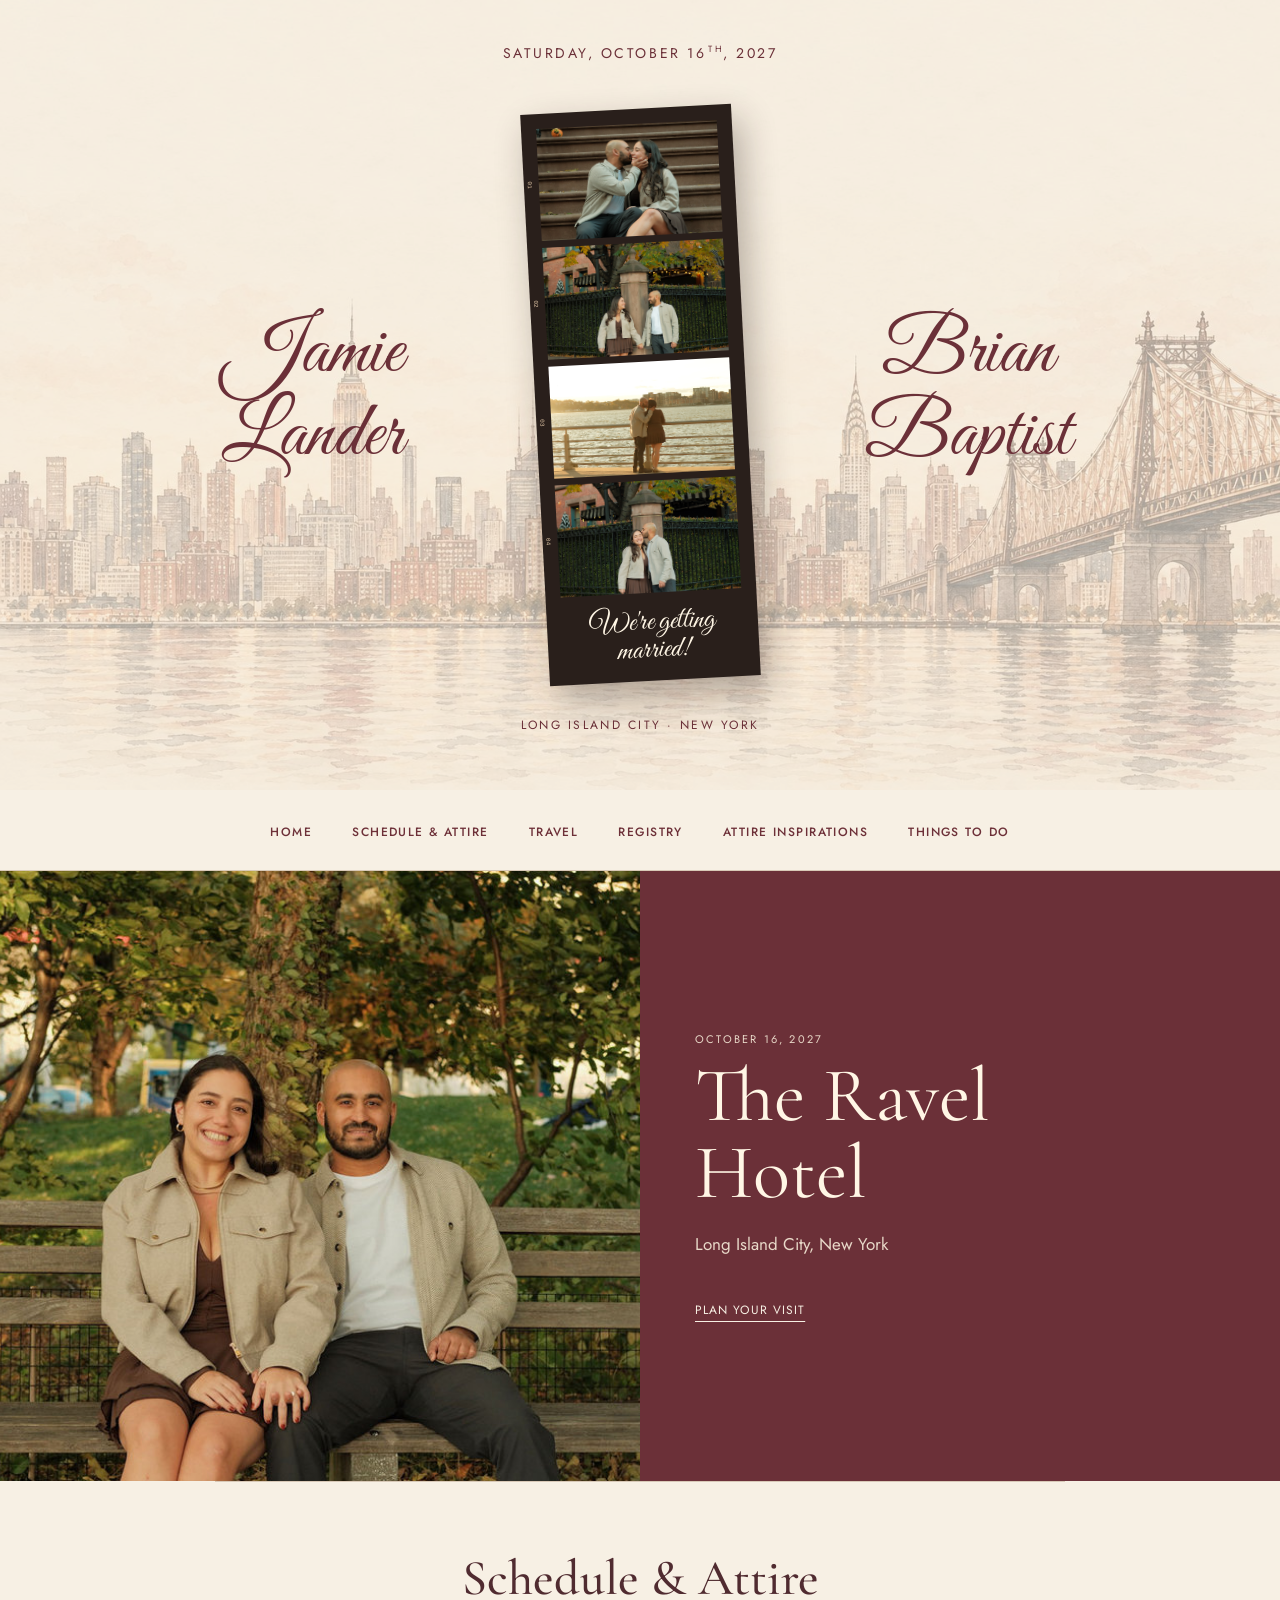
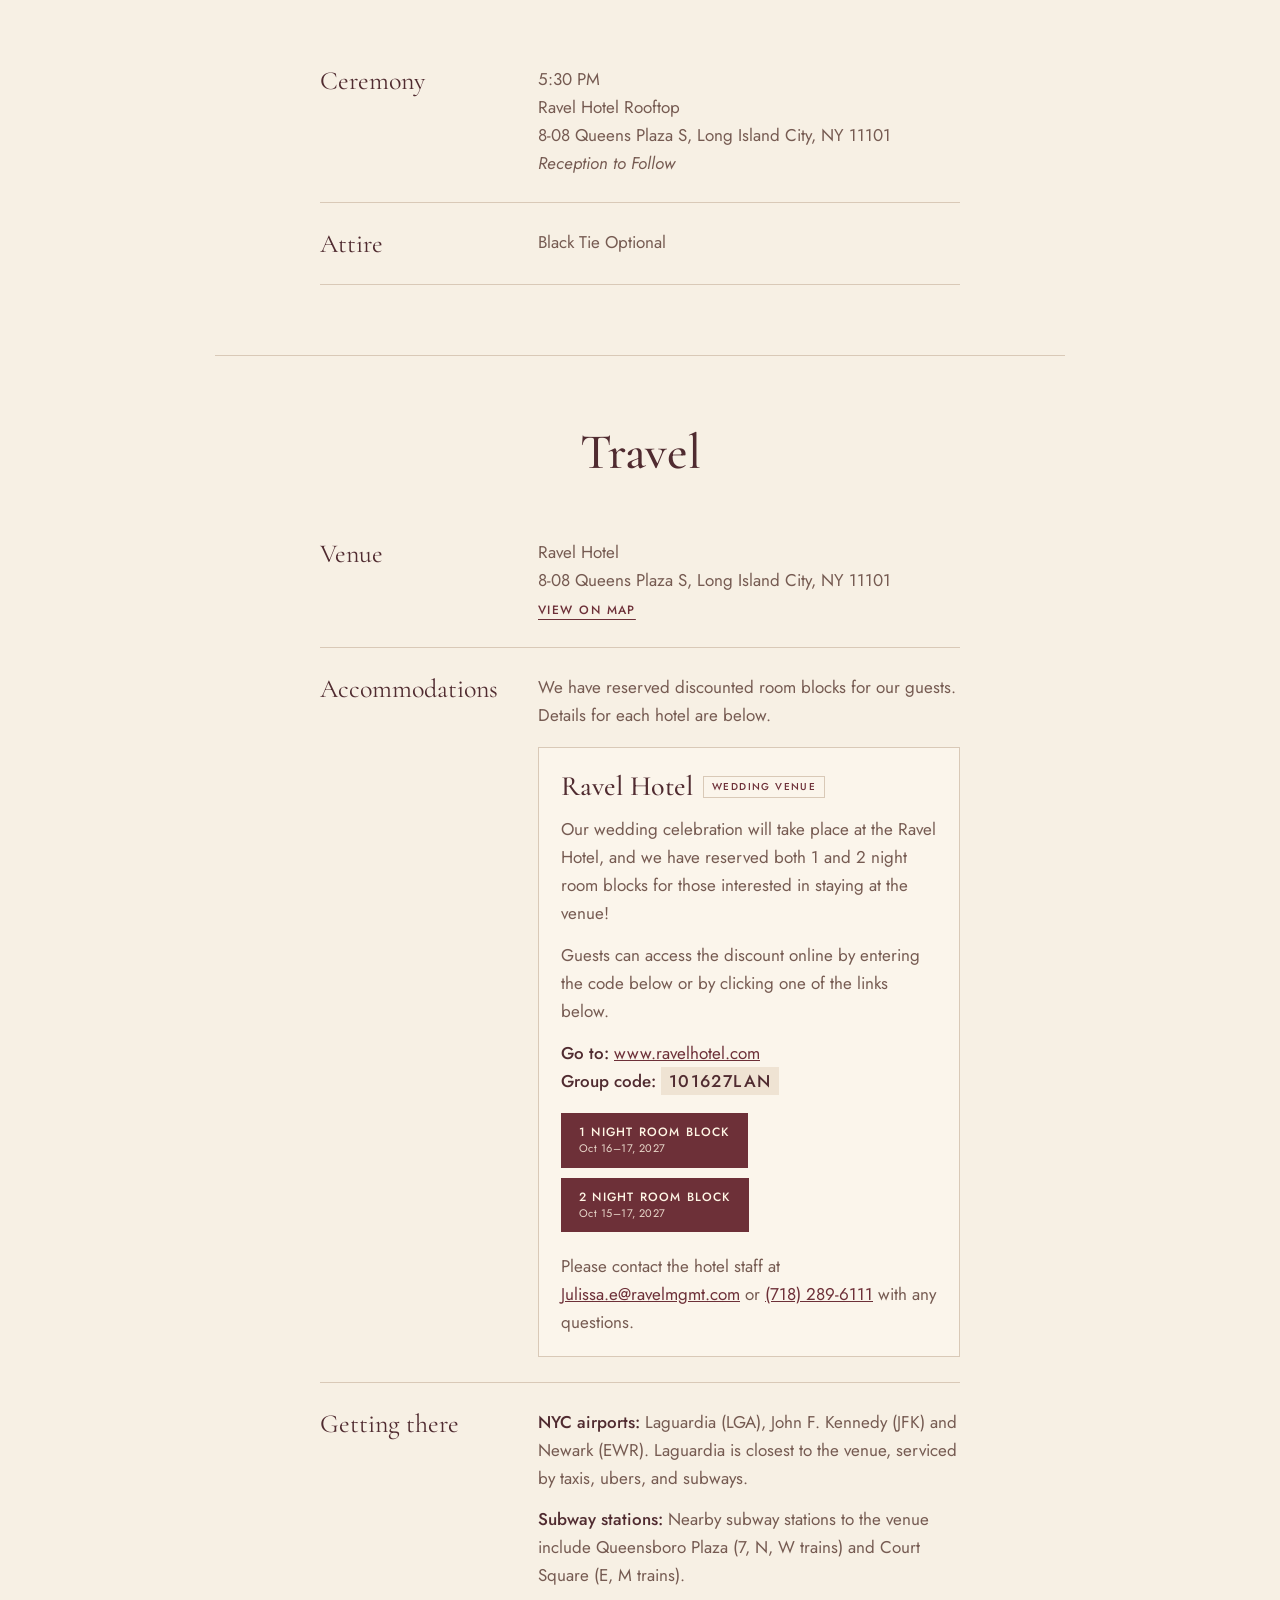
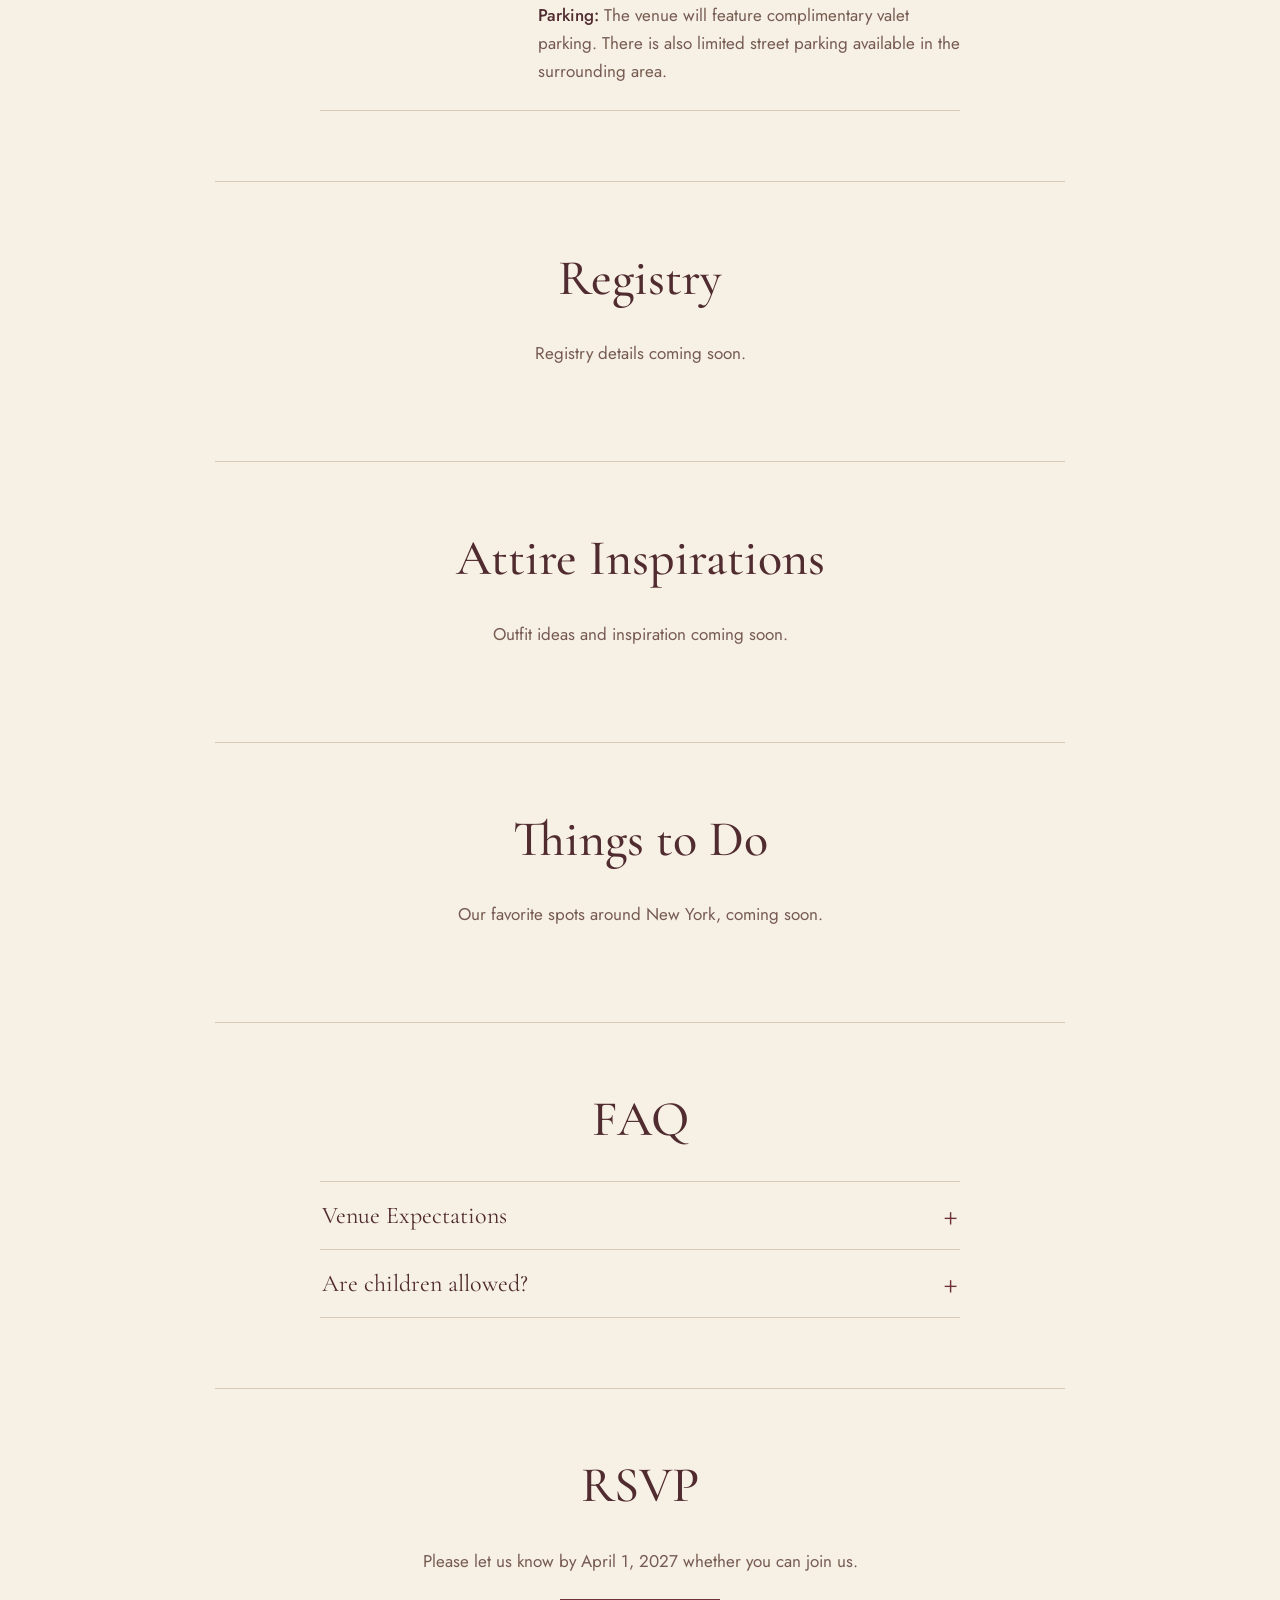
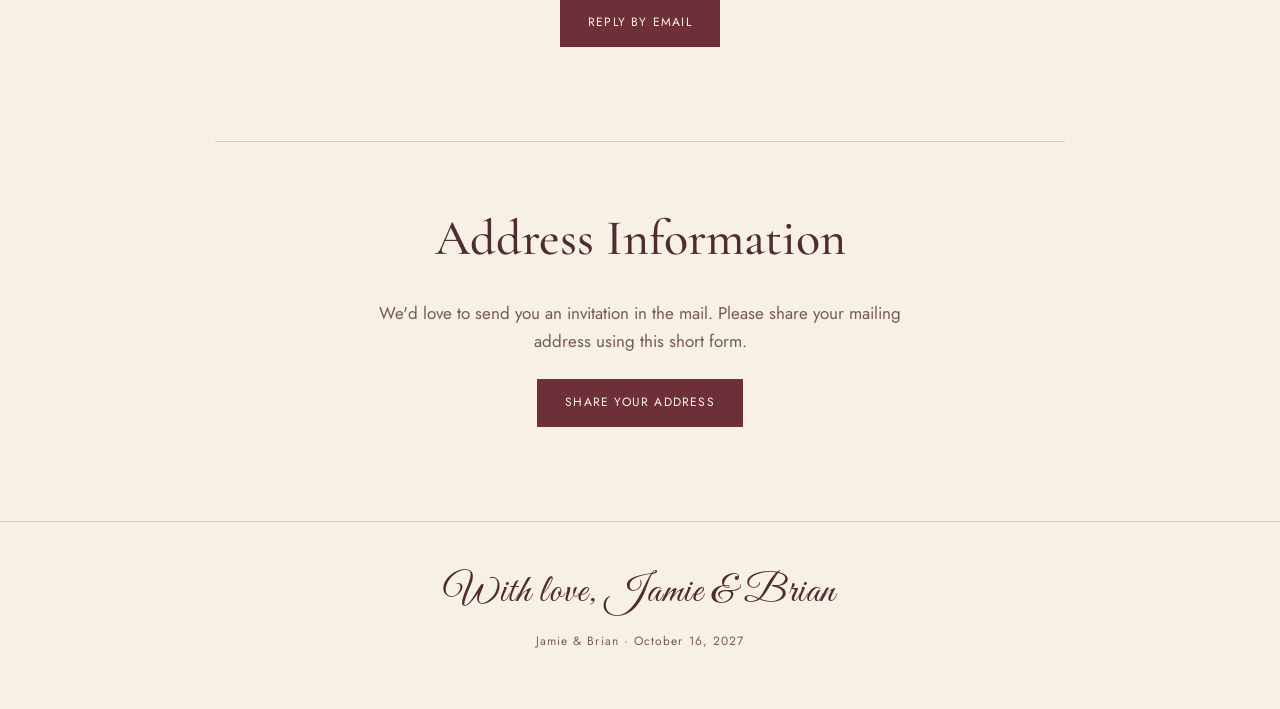
<file: public/index.html>
<!DOCTYPE html>
<html lang="en">
<head>
  <meta charset="UTF-8">
  <meta name="viewport" content="width=device-width, initial-scale=1">
  <title>Jamie Lander &amp; Brian Baptist</title>
  <meta name="description" content="Wedding website for Jamie Lander and Brian Baptist, October 16, 2027, New York City.">
  <link rel="preconnect" href="https://fonts.googleapis.com">
  <link rel="preconnect" href="https://fonts.gstatic.com" crossorigin>
  <link href="https://fonts.googleapis.com/css2?family=Cormorant+Garamond:ital,wght@0,400;0,500;0,600;1,400&amp;family=Great+Vibes&amp;family=Jost:wght@400;500&amp;display=swap" rel="stylesheet">
  <style>
:root{--bg:#f7f0e4;--ink:#502b30;--muted:#765b52;--accent:#6d3038;--line:#d9c9b7;--serif:"Cormorant Garamond",Georgia,serif;--sans:"Jost",Arial,sans-serif;--script:"Great Vibes","Brush Script MT",cursive}
*{box-sizing:border-box}html{scroll-behavior:smooth}body{margin:0;background:var(--bg);color:var(--ink);font:17px/1.65 var(--sans)}a{color:var(--accent)}a:focus-visible{outline:3px solid #ba7543;outline-offset:6px}a:hover{color:#a05536}.sr-only{position:absolute;width:1px;height:1px;padding:0;overflow:hidden;clip:rect(0,0,0,0);white-space:nowrap;border:0}.site-header{text-align:center;padding:30px 24px;border-bottom:1px solid var(--line)}.site-title{font:42px/1 var(--script);text-decoration:none;display:inline-block;margin-bottom:28px}.site-nav ul{display:flex;flex-wrap:wrap;justify-content:center;gap:16px 32px;list-style:none;padding:0;margin:0}.site-nav a{font-size:12px;font-weight:500;letter-spacing:.12em;text-transform:uppercase;text-decoration:none;padding:6px 0;border-bottom:1px solid transparent}.site-nav a:hover,.site-nav a[aria-current=page]{border-bottom-color:currentColor}.home .site-title{display:none}.home .site-header{padding:26px 20px}.home .site-nav ul{gap:14px 40px}.hero{position:relative;isolation:isolate;overflow:hidden;min-height:790px;text-align:center;padding:42px 24px 24px;color:#fff6e5;background:#824e37}.hero-date{font-size:14px;letter-spacing:.18em;text-transform:uppercase;margin:0 0 35px}.hero-date sup{font-size:9px;margin-left:2px}.hero-composition{position:relative;max-width:1050px;margin:0 auto;min-height:590px;display:flex;align-items:center;justify-content:center}.couple-title{position:absolute;inset:0;display:grid;grid-template-columns:1fr 260px 1fr;align-items:center;font-weight:400;margin:0}.person{display:flex;flex-direction:column;align-items:center}.jamie{grid-column:1}.brian{grid-column:3}.script-name{font:clamp(76px,8.8vw,130px)/1.1 var(--script);padding:0 16px}.surname{font:30px/1 var(--serif);text-transform:uppercase;letter-spacing:.19em;margin-top:1px}.film-strip{width:211px;position:relative;margin:0;padding:15px 15px 12px;background:#291f1b;transform:rotate(-3deg);box-shadow:8px 15px 35px #24150f50}.film-frame{position:relative;margin:0 0 7px;height:112px}.film-frame img{display:block;width:100%;height:100%;object-fit:cover}.film-frame:nth-child(1) img{object-position:50% 38%}.film-frame:nth-child(2) img{object-position:50% 68%}.film-frame:nth-child(3) img{object-position:50% 78%}.film-frame:nth-child(4) img{object-position:50% 62%}.frame-number{position:absolute;left:-13px;top:46%;font:6px/1 monospace;color:#e2c7a7;writing-mode:vertical-rl}.film-strip figcaption{font:29px/.95 var(--script);padding:9px 0 5px}.hero-location{font-size:12px;letter-spacing:.19em;text-transform:uppercase;margin:26px 0 8px}.hero-down{color:#fff6e5;text-decoration:none;font:25px/1 var(--serif);display:inline-block;padding:10px}.hero-down:hover{color:#fff}.eyebrow{font-size:11px;letter-spacing:.2em;text-transform:uppercase;margin:0 0 20px}.invitation{text-align:center;padding:90px 24px 88px;background-image:linear-gradient(90deg,#86543503 50%,transparent 50%),linear-gradient(#86543503 50%,transparent 50%);background-size:18px 18px}h2{font:500 clamp(40px,5vw,65px)/1.05 var(--serif);margin:0 0 25px}.invitation h2 em{font-weight:400}.invitation p:not(.eyebrow){color:var(--muted)}.invitation-date{font:40px/1 var(--serif);margin:30px 0}.invitation-date span{color:#b16b3e;padding:0 9px}.countdown{display:flex;justify-content:center;gap:27px;list-style:none;padding:0;margin:0 0 32px}.countdown .num{font:27px/1 var(--serif);display:block;font-variant-numeric:tabular-nums}.countdown .label{display:block;font-size:9px;text-transform:uppercase;letter-spacing:.12em;margin-top:7px;color:var(--muted)}.countdown-done{font:30px var(--serif)}.button{display:inline-block;text-decoration:none;background:var(--accent);color:#fff6e5;padding:13px 27px;font-size:12px;letter-spacing:.10em;text-transform:uppercase;border:1px solid var(--accent)}.button:hover{background:#51252d;color:#fff}.button span{padding-left:15px}.weekend{scroll-margin-top:0;display:grid;grid-template-columns:1fr 1fr;background:#6b3038;color:#f7f0e4}.weekend-photo{height:610px;overflow:hidden}.weekend-photo img{display:block;width:100%;height:100%;object-fit:cover;object-position:50% 50%}.weekend-copy{max-width:480px;align-self:center;padding:60px 55px}.weekend h2{font-size:70px}.weekend-copy>p{color:#e8d8c8}.weekend-copy .eyebrow{margin-bottom:10px}.event-line{display:flex;justify-content:space-between;gap:24px;border-top:1px solid #e2c9b650;padding:14px 0;font:25px var(--serif)}.attire-note{font-size:12px;letter-spacing:.07em}.text-link{color:#f7f0e4;text-underline-offset:7px;font-size:12px;letter-spacing:.09em;text-transform:uppercase}.text-link:hover{color:#fff}.details{max-width:850px;margin:0 auto;padding:75px 30px;border-top:1px solid var(--line)}.home .details{text-align:center;padding:70px 30px}.home .details h2{font-size:50px}.home .details p{max-width:540px;margin:15px auto 24px;color:var(--muted)}.details h2{margin-bottom:35px}.row{display:grid;grid-template-columns:160px 1fr;gap:24px;padding:25px 0;border-bottom:1px solid var(--line)}.row dt{font:26px var(--serif)}.row dd{margin:0;color:var(--muted)}dl{margin:0}footer{text-align:center;border-top:1px solid var(--line);padding:45px 24px;color:var(--muted);font-size:12px;letter-spacing:.09em}footer:before{content:"With love, Jamie & Brian";font:40px var(--script);color:var(--ink);display:block;margin-bottom:15px}
@media(min-width:1600px){.hero{min-height:850px;padding-top:65px}}
@media(max-width:700px){.hero{min-height:780px;padding:30px 16px 20px}.hero-date{font-size:10px;letter-spacing:.13em;margin-bottom:22px}.hero-composition{display:block;min-height:620px;padding-top:116px}.couple-title{display:flex;justify-content:center;align-items:flex-start;gap:20px;inset:0 0 auto}.script-name{font-size:64px;padding:0 6px}.surname{font-size:16px;letter-spacing:.15em}.film-strip{width:185px;margin:0 auto;transform:rotate(-3deg);padding:13px 13px 10px}.film-frame{height:98px}.film-strip figcaption{font-size:27px}.hero-location{margin-top:20px;font-size:10px}.home .site-header{padding:22px 18px}.home .site-nav ul,.site-nav ul{gap:12px 22px}.site-nav a{font-size:10px}.invitation{padding:66px 22px}.invitation h2{font-size:42px}.weekend{grid-template-columns:1fr}.weekend-photo{height:430px}.weekend-copy{padding:45px 30px;max-width:none}.weekend h2{font-size:55px}.details{padding:55px 24px}.row{grid-template-columns:1fr;gap:8px}.home .details h2{font-size:43px}.site-title{font-size:38px}.countdown{gap:20px}}
@media(prefers-reduced-motion:reduce){html{scroll-behavior:auto}}


/* Schedule and Travel rows on the single page */
.home .details.info dl{text-align:left;max-width:640px;margin:0 auto}
.details{scroll-margin-top:12px}

/* Faded skyline artwork behind the names. */
.home .hero{background:#f7f0e4;color:#6b3038}.banner-art{position:absolute;inset:0;z-index:-1;width:100%;height:100%;object-fit:cover;object-position:center bottom;pointer-events:none}
.home .hero::before,.home .hero::after{display:none;content:none}.home .hero-down{color:#6b3038}.home .film-strip{color:#fff6e5}

/* Fade artwork beneath the wedding names. */
.home .banner-art{opacity:.38}
.home .hero{background-color:#f7f0e4}

/* Names: first and last names in the same script at the same size,
   one name on each side of the photo strip on every screen size. */
.couple-title{position:absolute;inset:0;display:grid;grid-template-columns:1fr 260px 1fr;align-items:center;gap:0;margin:0}
.person{min-width:0}
.script-name,.surname{font:400 clamp(56px,6.2vw,88px)/1.05 var(--script);letter-spacing:0;text-transform:none;white-space:nowrap;padding:0 8px;margin:0}
@media(max-width:700px){
  .hero-composition{display:flex;min-height:480px;padding-top:0}
  .couple-title{position:absolute;inset:0;display:grid;grid-template-columns:1fr 140px 1fr;align-items:center;gap:0}
  .script-name,.surname{font-size:clamp(24px,7.8vw,36px);padding:0 2px}
  .film-strip{width:130px;padding:9px 9px 7px}
  .film-frame{height:68px;margin-bottom:5px}
  .film-strip figcaption{font-size:20px}
  .frame-number{display:none}
}
.weekend-copy .venue-name{font:400 clamp(52px,6vw,78px)/1 var(--serif);color:#fff6e5;margin:0 0 18px}
.weekend-copy .text-link{display:inline-block;margin-top:26px}
.home .details.info dd .getting-there{margin:0 0 12px;max-width:none}
.home .details.info dd .getting-there:last-child{margin-bottom:0}
.getting-there strong{font-weight:500;color:var(--ink)}
.faq-list{max-width:640px;margin:0 auto;text-align:left;border-top:1px solid var(--line)}
.faq-item{border-bottom:1px solid var(--line)}
.faq-item summary{list-style:none;cursor:pointer;display:flex;justify-content:space-between;align-items:center;gap:16px;padding:18px 2px;font:400 24px/1.3 var(--serif);color:var(--ink)}
.faq-item summary::-webkit-details-marker{display:none}
.faq-item summary::after{content:"+";font:300 26px/1 var(--sans);color:var(--accent);flex:none}
.faq-item[open] summary::after{content:"\2212"}
.faq-item summary:focus-visible{outline:2px solid var(--accent);outline-offset:2px}
.home .details .faq-item p{max-width:none;margin:0 2px 20px;text-align:left}
.home .details.info dd.stay p{max-width:none;margin:0 0 14px;text-align:left}
.home .details.info dd.stay p:last-child{margin-bottom:0}
.stay strong{font-weight:500;color:var(--ink)}
.group-code{font-family:var(--sans);font-weight:500;letter-spacing:.08em;color:var(--ink);background:#efe3d3;padding:2px 8px}
.home .details.info dd.stay .stay-links{display:flex;flex-wrap:wrap;gap:10px;margin:18px 0 20px}
.stay-button{display:inline-flex;flex-direction:column;align-items:flex-start;gap:3px;background:var(--accent);color:#fff6e5;text-decoration:none;padding:12px 18px;font:500 12px/1.2 var(--sans);letter-spacing:.1em;text-transform:uppercase}
.stay-button span{font-size:11px;letter-spacing:.04em;text-transform:none;opacity:.85;font-weight:400}
.stay-button:hover{background:#51252d}
.stay-button:focus-visible{outline:2px solid var(--ink);outline-offset:3px}
@media(min-width:701px){.home .details.info .row{grid-template-columns:190px 1fr;column-gap:28px}}
.nowrap{white-space:nowrap}
.home .details.info dd.stay .hotel{border:1px solid var(--line);background:rgba(255,250,242,.55);padding:22px 22px 20px;margin:18px 0 0}
.home .details.info dd.stay .hotel+.hotel{margin-top:14px}
.stay .hotel h3{font:500 28px/1.15 var(--serif);color:var(--ink);margin:0 0 12px;display:flex;flex-wrap:wrap;align-items:center;gap:10px}
.stay .hotel-tag{font:500 10px/1 var(--sans);letter-spacing:.14em;text-transform:uppercase;color:var(--accent);border:1px solid var(--line);padding:5px 8px}

/* Section side artwork: images sit on either side of the text and fade/slide in
   as the section scrolls into view, then fade out as it leaves. */
html,body{overflow-x:clip}
.has-art{position:relative;isolation:isolate}
.section-art{position:absolute;inset:0;z-index:-1;pointer-events:none}
.section-art img{position:absolute;bottom:6%;height:86%;width:auto;max-width:none;
  opacity:0;filter:blur(14px);
  transition:opacity 1.2s ease,filter 1.6s ease,transform 1.6s cubic-bezier(.2,.7,.2,1)}
.section-art .art-left{right:calc(50% + 335px);transform:translateX(-30px)}
.section-art .art-right{left:calc(50% + 335px);transform:translateX(30px);transition-delay:.15s}
.has-art.in-view .section-art img{opacity:1;filter:blur(0);transform:none}
@media(max-width:1100px){
  .section-art img{height:62%;bottom:14%}
  .section-art .art-left{right:calc(50% + 330px)}
  .section-art .art-right{left:calc(50% + 330px)}
}
@media(max-width:700px){
  /* On phones the art sits behind the text, so it stays faint to keep the text readable. */
  .section-art img{height:62%;bottom:4%}
  .section-art .art-left{right:auto;left:-70px}
  .section-art .art-right{left:auto;right:-26px}
  .has-art.in-view .section-art .art-left{opacity:.35}
  .has-art.in-view .section-art .art-right{opacity:.14}
}
@media(prefers-reduced-motion:reduce){.section-art img{transform:none!important;filter:none!important;transition:opacity .4s ease}}
.map-link{display:inline-block;margin-top:10px;font:500 12px/1 var(--sans);letter-spacing:.12em;text-transform:uppercase;color:var(--accent);text-underline-offset:5px}
.map-link:focus-visible{outline:2px solid var(--accent);outline-offset:3px}
</style>
</head>
<body class="home">



  <main>
    <section class="hero" id="top" aria-labelledby="couple-title">
<img class="banner-art" src="skyline.jpg" alt="" aria-hidden="true">
      <p class="hero-date">Saturday, October 16<sup>th</sup>, 2027</p>
      <div class="hero-composition">
        <h1 id="couple-title" class="couple-title"><span class="person jamie"><span class="script-name">Jamie</span><span class="surname">Lander</span></span><span class="sr-only"> and </span><span class="person brian"><span class="script-name">Brian</span><span class="surname">Baptist</span></span></h1>
        <figure class="film-strip" aria-label="Four photographs of Jamie and Brian in New York">
          <div class="film-frame"><span class="frame-number" aria-hidden="true">01</span><img src="stairs.JPG" alt="Brian kissing Jamie on a brownstone stoop" width="1536" height="2304"></div>
          <div class="film-frame"><span class="frame-number" aria-hidden="true">02</span><img src="holding_hands.JPG" alt="Jamie and Brian holding hands beneath autumn leaves" width="1536" height="2304"></div>
          <div class="film-frame"><span class="frame-number" aria-hidden="true">03</span><img src="water_kiss.JPG" alt="Jamie and Brian kissing beside the Hudson River at sunset" width="1536" height="2304"></div>
          <div class="film-frame"><span class="frame-number" aria-hidden="true">04</span><img src="standing_fence.JPG" alt="Jamie and Brian by an iron fence beneath autumn leaves" width="1536" height="2304"></div>
          <figcaption>We're getting<br>married!</figcaption>
        </figure>
      </div>
      <p class="hero-location">Long Island City · New York</p>
    </section>
  <header class="site-header">
    <a class="site-title" href="#top">Jamie <span class="amp">&amp;</span> Brian</a>
    <nav class="site-nav" aria-label="Wedding website">
      <ul>
        <li><a href="#top">Home</a></li>
        <li><a href="#schedule">Schedule &amp; Attire</a></li>
        <li><a href="#travel">Travel</a></li>
        <li><a href="#registry">Registry</a></li>
        <li><a href="#attire-inspirations">Attire Inspirations</a></li>
        <li><a href="#things-to-do">Things to Do</a></li>
      </ul>
    </nav>
  </header>
    <section class="weekend" id="celebrate" aria-label="Wedding day at a glance">
      <div class="weekend-photo"><img src="couple.jpg" alt="Jamie and Brian sitting together on a park bench" loading="lazy" width="798" height="600"></div>
      <div class="weekend-copy"><p class="eyebrow">October 16, 2027</p><p class="venue-name">The Ravel Hotel</p><p>Long Island City, New York</p><a class="text-link" href="#travel">Plan your visit</a></div>
    </section>
    <section class="details info has-art" id="schedule">
      <div class="section-art" aria-hidden="true">
        <img class="art-left" src="attire-dress.png" alt="" width="594" height="900" loading="lazy">
        <img class="art-right" src="attire-suit.png" alt="" width="356" height="900" loading="lazy">
      </div>
      <h2>Schedule &amp; Attire</h2>
      <dl>
        <div class="row"><dt>Ceremony</dt><dd>5:30 PM<br>Ravel Hotel Rooftop<br>8-08 Queens Plaza S, Long Island City, NY 11101<br><em>Reception to Follow</em></dd></div>
        <div class="row"><dt>Attire</dt><dd>Black Tie Optional</dd></div>
      </dl>
    </section>

    <section class="details info" id="travel">
      <h2>Travel</h2>
      <dl>
        <div class="row"><dt>Venue</dt><dd>Ravel Hotel<br>8-08 Queens Plaza S, Long Island City, NY 11101<br><a class="map-link" href="https://www.google.com/maps/search/?api=1&amp;query=Ravel+Hotel%2C+8-08+Queens+Plaza+S%2C+Long+Island+City%2C+NY+11101" target="_blank" rel="noopener">View on map</a></dd></div>
        <div class="row"><dt>Accommodations</dt><dd class="stay">
          <p>We have reserved discounted room blocks for our guests. Details for each hotel are below.</p>

          <div class="hotel">
            <h3>Ravel Hotel <span class="hotel-tag">Wedding venue</span></h3>
            <p>Our wedding celebration will take place at the Ravel Hotel, and we have reserved both 1 and 2 night room blocks for those interested in staying at the venue!</p>
            <p>Guests can access the discount online by entering the code below or by clicking one of the links below.</p>
            <p><strong>Go to:</strong> <a href="https://www.ravelhotel.com" target="_blank" rel="noopener">www.ravelhotel.com</a><br><strong>Group code:</strong> <span class="group-code">101627LAN</span></p>
            <p class="stay-links"><a class="stay-button" href="https://www.wyndhamhotels.com/trademark/long-island-city-new-york/ravel-hotel-trademark-collection-by-wyndham/rooms-rates?&amp;checkInDate=10/16/2027&amp;checkOutDate=10/17/2027&amp;groupCode=101627LAN" target="_blank" rel="noopener">1 night room block<span>Oct 16&ndash;17, 2027</span></a><a class="stay-button" href="https://www.wyndhamhotels.com/trademark/long-island-city-new-york/ravel-hotel-trademark-collection-by-wyndham/rooms-rates?&amp;checkInDate=10/15/2027&amp;checkOutDate=10/17/2027&amp;groupCode=101627LAN" target="_blank" rel="noopener">2 night room block<span>Oct 15&ndash;17, 2027</span></a></p>
            <p>Please contact the hotel staff at <a href="mailto:Julissa.e@ravelmgmt.com">Julissa.e@ravelmgmt.com</a> or <a class="nowrap" href="tel:+17182896111">(718) 289-6111</a> with any questions.</p>
          </div>

          <!-- To add another hotel, copy everything from <div class="hotel"> to its closing </div>,
               paste it here, and change the name, text, code, links and contact. -->
        </dd></div>
        <div class="row"><dt>Getting there</dt><dd><p class="getting-there"><strong>NYC airports:</strong> Laguardia (LGA), John F. Kennedy (JFK) and Newark (EWR). Laguardia is closest to the venue, serviced by taxis, ubers, and subways.</p><p class="getting-there"><strong>Subway stations:</strong> Nearby subway stations to the venue include Queensboro Plaza (7, N, W trains) and Court Square (E, M trains).</p><p class="getting-there"><strong>Parking:</strong> The venue will feature complimentary valet parking. There is also limited street parking available in the surrounding area.</p></dd></div>
      </dl>
    </section>

    <section class="details" id="registry">
      <h2>Registry</h2>
      <p>Registry details coming soon.</p>
    </section>

    <section class="details" id="attire-inspirations">
      <h2>Attire Inspirations</h2>
      <p>Outfit ideas and inspiration coming soon.</p>
    </section>

    <section class="details" id="things-to-do">
      <h2>Things to Do</h2>
      <p>Our favorite spots around New York, coming soon.</p>
    </section>

    <section class="details" id="faq">
      <h2>FAQ</h2>
      <div class="faq-list">
        <details class="faq-item">
          <summary>Venue Expectations</summary>
          <p>The ceremony will be outdoors (weather permitting), so please bring layers if you think you will be cold!</p>
        </details>
        <details class="faq-item">
          <summary>Are children allowed?</summary>
          <p>Our wedding will be adults only. We appreciate your understanding!</p>
        </details>
      </div>
    </section>

    <section class="details" id="rsvp">
      <h2>RSVP</h2>
      <p>Please let us know by April 1, 2027 whether you can join us.</p>
      <p><a class="button" href="mailto:landerbaptist27@gmail.com?subject=RSVP">Reply by email</a></p>
    </section>

    <section class="details" id="address">
      <h2>Address Information</h2>
      <p>We'd love to send you an invitation in the mail. Please share your mailing address using this short form.</p>
      <p><a class="button" href="https://docs.google.com/forms/d/1F_EJApp1EsQkV2TjDJZnV_l67t3d0GoUxMcoPxOzxO8/viewform" target="_blank" rel="noopener">Share your address</a></p>
    </section>
  </main>

  <footer>
    <p>Jamie &amp; Brian &middot; October 16, 2027</p>
  </footer>

  <script>
    if ('scrollRestoration' in history) history.scrollRestoration = 'manual';
    window.addEventListener('load', function () {
      if (location.hash) history.replaceState(null, '', location.pathname + location.search);
      window.scrollTo(0, 0);
    });
    document.querySelectorAll('a[href^="#"]').forEach(function (link) {
      link.addEventListener('click', function (e) {
        var target = document.querySelector(link.getAttribute('href'));
        if (!target) return;
        e.preventDefault();
        target.scrollIntoView({ behavior: 'smooth' });
      });
    });

  
    // Fade section artwork in and out as each section scrolls through view.
    (function () {
      var sections = document.querySelectorAll('.has-art');
      if (!('IntersectionObserver' in window)) {
        sections.forEach(function (el) { el.classList.add('in-view'); });
        return;
      }
      var io = new IntersectionObserver(function (entries) {
        entries.forEach(function (e) { e.target.classList.toggle('in-view', e.isIntersecting); });
      }, { threshold: 0.25 });
      sections.forEach(function (el) { io.observe(el); });
    })();
  </script>
</body>
</html>
</file>
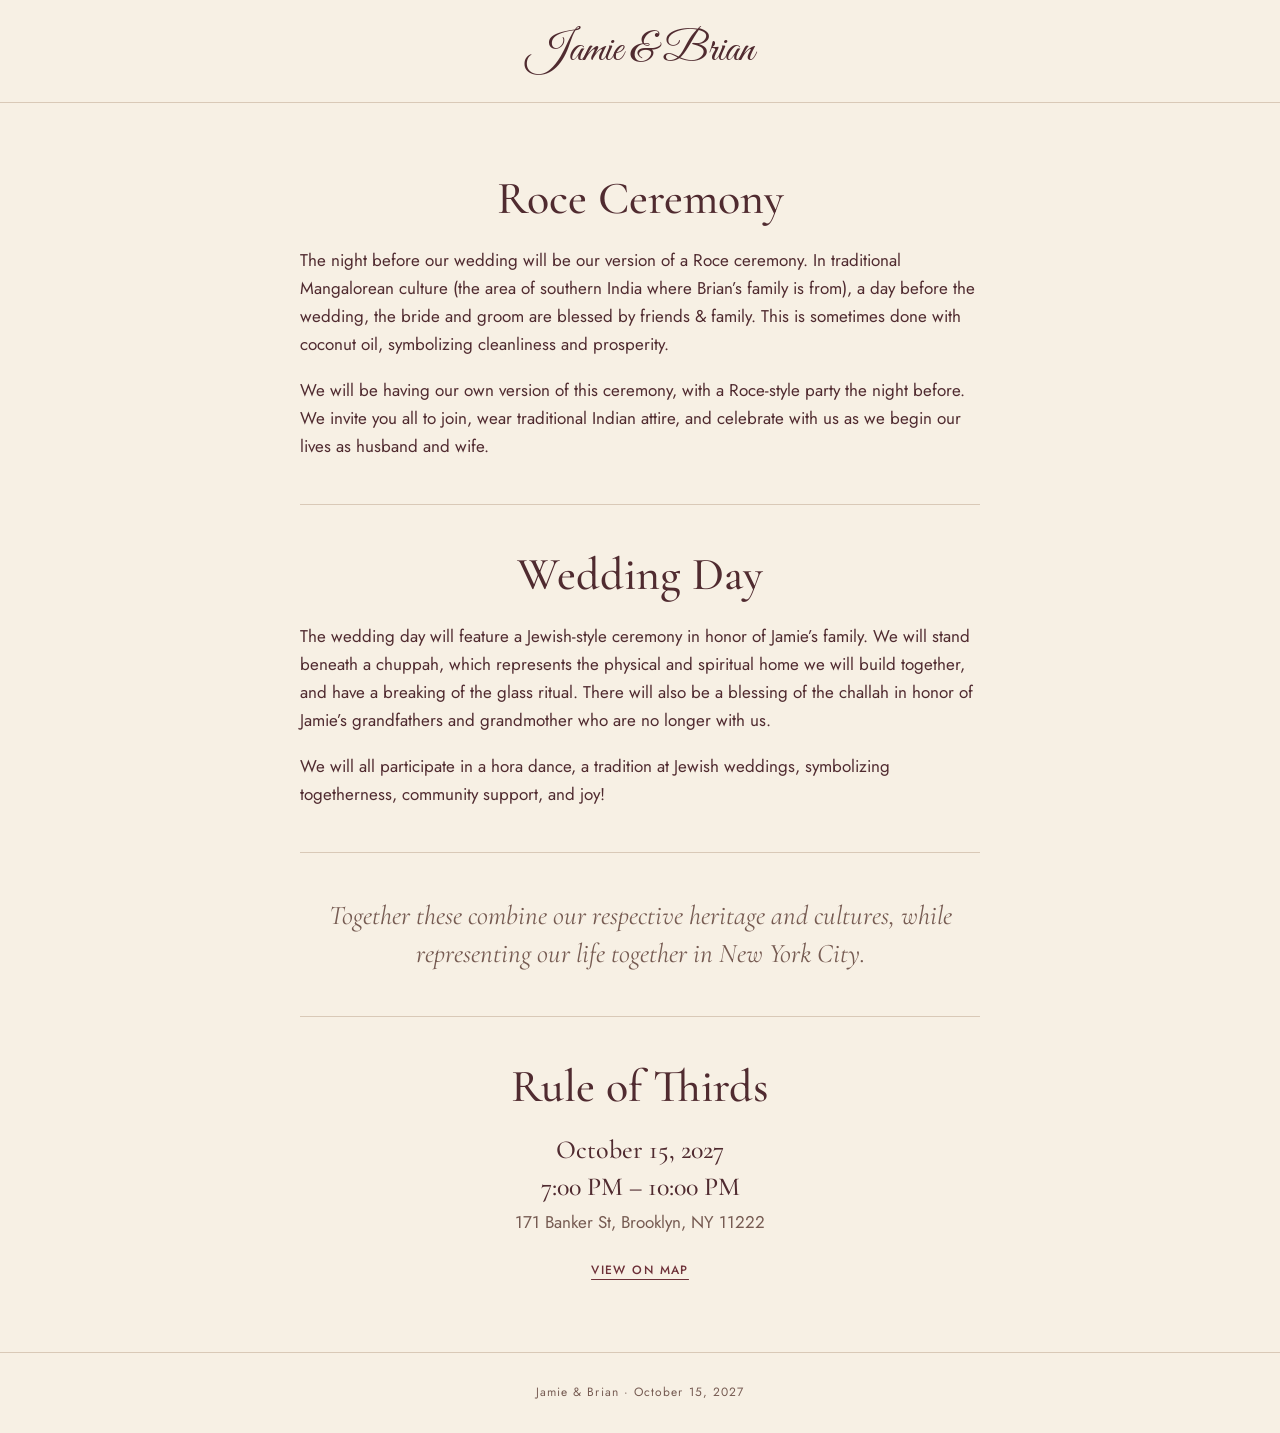
<file: public/roce.html>
<!DOCTYPE html>
<html lang="en">
<head>
  <meta charset="UTF-8">
  <meta name="viewport" content="width=device-width, initial-scale=1">
  <meta name="robots" content="noindex, nofollow">
  <title>Jamie &amp; Brian | Roce</title>
  <link rel="preconnect" href="https://fonts.googleapis.com">
  <link rel="preconnect" href="https://fonts.gstatic.com" crossorigin>
  <link href="https://fonts.googleapis.com/css2?family=Cormorant+Garamond:ital,wght@0,400;0,500;1,400&amp;family=Great+Vibes&amp;family=Jost:wght@400;500&amp;display=swap" rel="stylesheet">
  <style>
    :root {
      --bg: #f7f0e4; --ink: #502b30; --muted: #765b52; --accent: #6d3038; --line: #d9c9b7;
      --serif: "Cormorant Garamond", Georgia, serif;
      --sans: "Jost", Arial, sans-serif;
      --script: "Great Vibes", "Brush Script MT", cursive;
    }
    * { box-sizing: border-box; }
    body {
      margin: 0; min-height: 100vh; display: flex; flex-direction: column;
      background: var(--bg); color: var(--ink); font: 17px/1.65 var(--sans);
    }
    header { text-align: center; padding: 30px 24px; border-bottom: 1px solid var(--line); }
    .site-title { font: 42px/1 var(--script); color: var(--ink); text-decoration: none; }
    main { flex: 1; display: flex; justify-content: center; padding: 70px 24px; text-align: center; }
    .panel { width: 100%; max-width: 560px; }
    footer { text-align: center; border-top: 1px solid var(--line); padding: 30px 24px; color: var(--muted); font-size: 12px; letter-spacing: .09em; }
    .story { text-align: left; max-width: 680px; }
    .story section { padding: 0 0 44px; margin: 0 0 44px; border-bottom: 1px solid var(--line); }
    .story h2 { font: 500 clamp(34px, 5vw, 46px)/1.1 var(--serif); color: var(--ink); text-align: center; margin: 0 0 22px; }
    .story p { margin: 0 0 18px; }
    .story section p:last-child { margin-bottom: 0; }
    .story .closing { font: italic clamp(22px, 3vw, 27px)/1.4 var(--serif); color: var(--muted); text-align: center; margin: 0; }
    .story .location { border-top: 1px solid var(--line); border-bottom: 0; margin: 44px 0 0; padding: 44px 0 0; text-align: center; }
    .story .location .hours { font: 500 26px/1.2 var(--serif); color: var(--ink); margin: 0 0 6px; }
    .story .location .address { color: var(--muted); margin: 0 0 18px; }
    .map-link { font: 500 12px/1 var(--sans); letter-spacing: .12em; text-transform: uppercase; color: var(--accent); text-underline-offset: 5px; }
  </style>
</head>
<body>
  <header><a class="site-title" href="/">Jamie &amp; Brian</a></header>

  <main>
    <article class="panel story">
      <section>
        <h2>Roce Ceremony</h2>
        <p>The night before our wedding will be our version of a Roce ceremony. In traditional Mangalorean culture (the area of southern India where Brian&rsquo;s family is from), a day before the wedding, the bride and groom are blessed by friends &amp; family. This is sometimes done with coconut oil, symbolizing cleanliness and prosperity.</p>
        <p>We will be having our own version of this ceremony, with a Roce-style party the night before. We invite you all to join, wear traditional Indian attire, and celebrate with us as we begin our lives as husband and wife.</p>
      </section>

      <section>
        <h2>Wedding Day</h2>
        <p>The wedding day will feature a Jewish-style ceremony in honor of Jamie&rsquo;s family. We will stand beneath a chuppah, which represents the physical and spiritual home we will build together, and have a breaking of the glass ritual. There will also be a blessing of the challah in honor of Jamie&rsquo;s grandfathers and grandmother who are no longer with us.</p>
        <p>We will all participate in a hora dance, a tradition at Jewish weddings, symbolizing togetherness, community support, and joy!</p>
      </section>

      <p class="closing">Together these combine our respective heritage and cultures, while representing our life together in New York City.</p>

      <section class="location">
        <h2>Rule of Thirds</h2>
        <p class="hours">October 15, 2027</p>
        <p class="hours">7:00 PM &ndash; 10:00 PM</p>
        <p class="address">171 Banker St, Brooklyn, NY 11222</p>
        <p><a class="map-link" href="https://www.google.com/maps/search/?api=1&amp;query=Rule+of+Thirds%2C+171+Banker+St%2C+Brooklyn%2C+NY+11222" target="_blank" rel="noopener">View on map</a></p>
      </section>
    </article>
  </main>

  <footer>Jamie &amp; Brian &middot; October 15, 2027</footer>

</body>
</html>
</file>
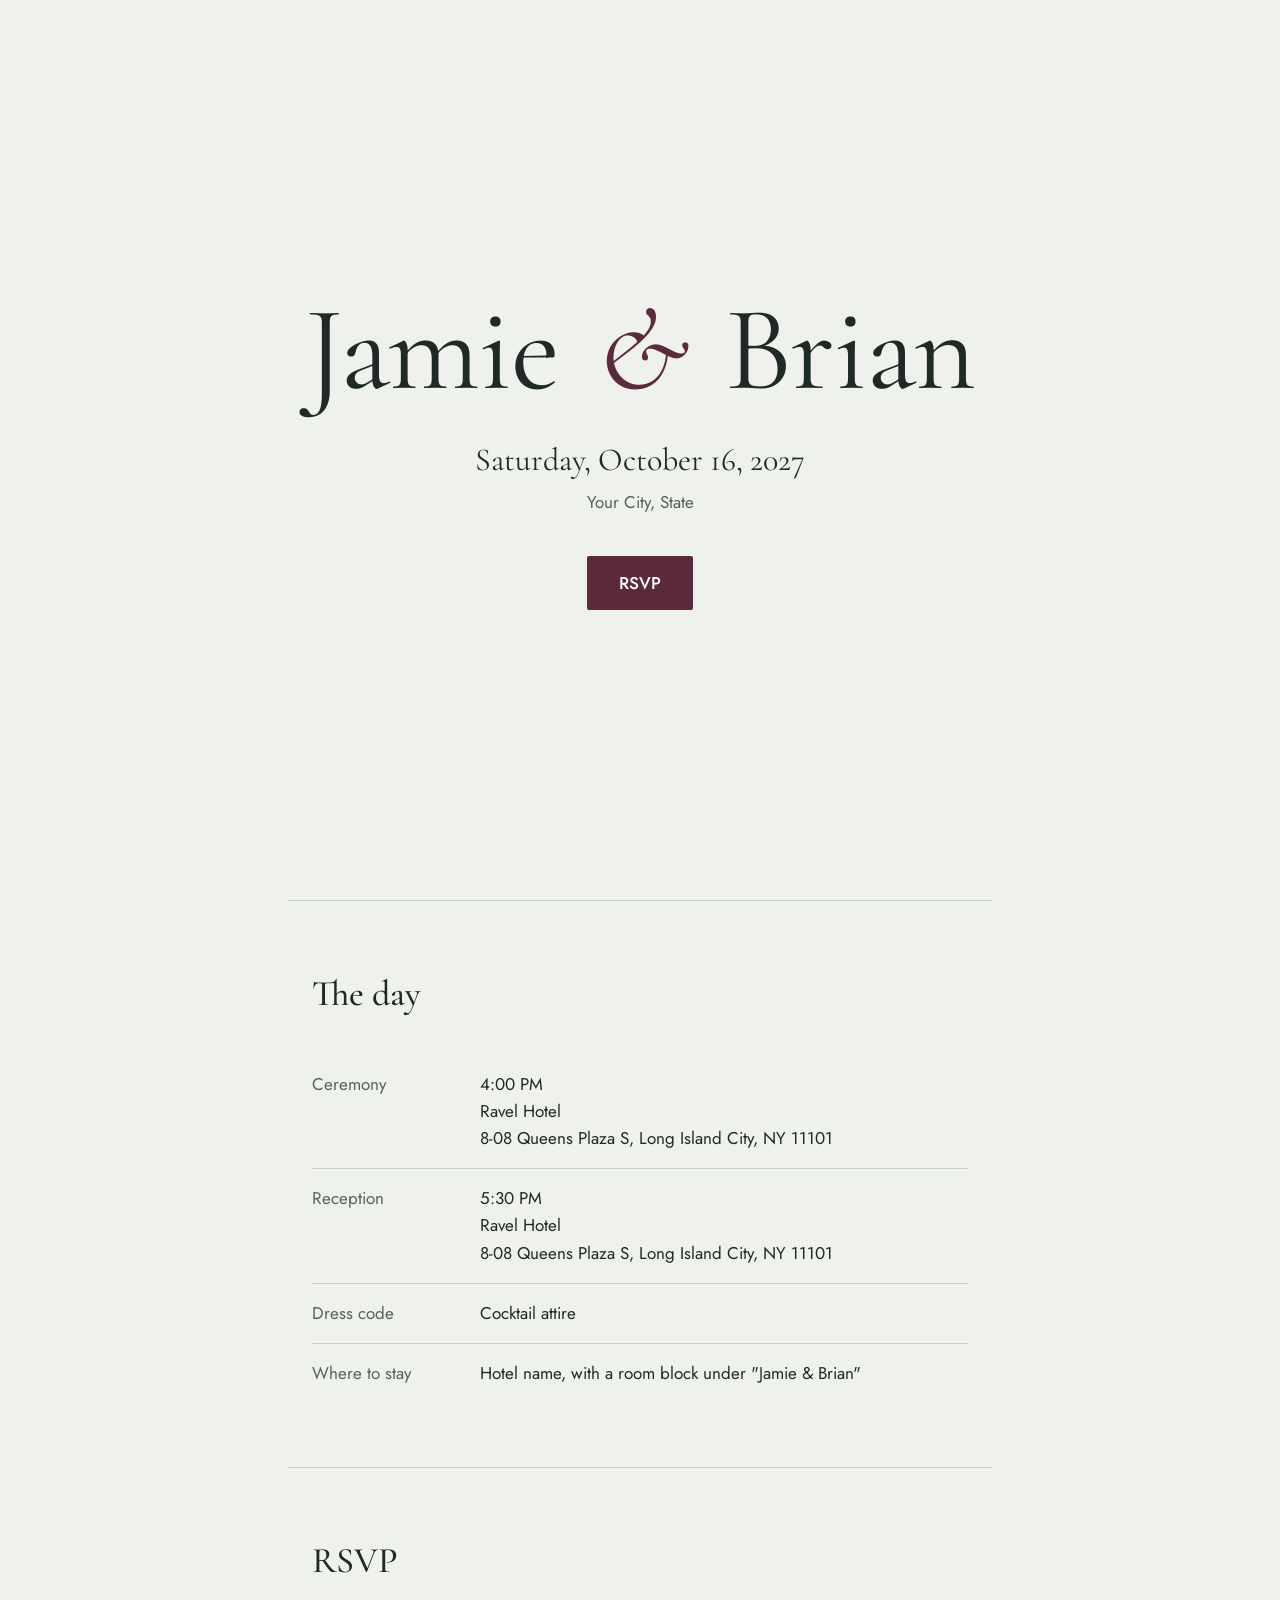
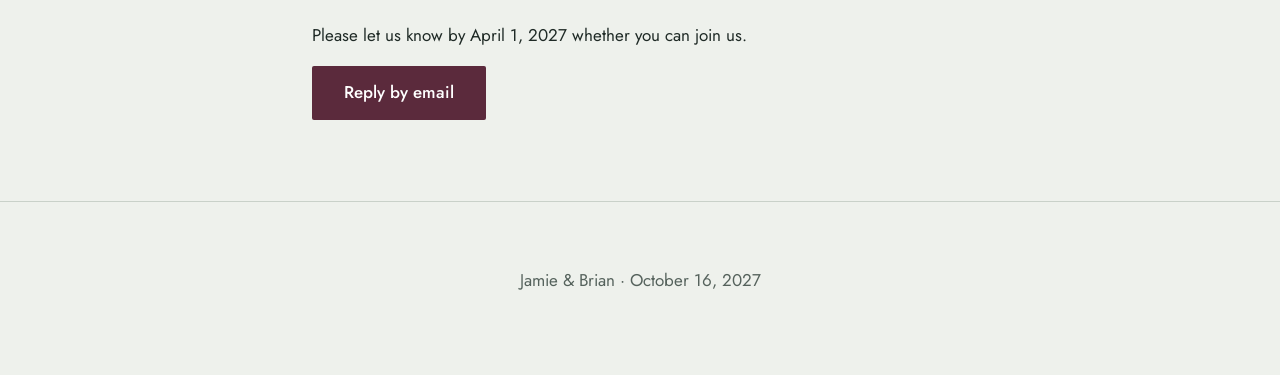
<file: public/weddingsite.html>
<!DOCTYPE html>
<html lang="en">
<head>
  <meta charset="UTF-8">
  <meta name="viewport" content="width=device-width, initial-scale=1">
  <title>Jamie &amp; Brian | Our Wedding</title>
  <meta name="description" content="Wedding details for Jamie and Brian: date, location, schedule and RSVP.">
  <link rel="preconnect" href="https://fonts.googleapis.com">
  <link rel="preconnect" href="https://fonts.gstatic.com" crossorigin>
  <link href="https://fonts.googleapis.com/css2?family=Cormorant+Garamond:wght@400;500&family=Jost:wght@400;500&display=swap" rel="stylesheet">
  <style>
    :root {
      --bg: #eef1ec;
      --ink: #1f2a26;
      --muted: #55625c;
      --accent: #5b2a3c;
      --line: #c9d1c9;
      --serif: "Cormorant Garamond", Georgia, "Times New Roman", serif;
      --sans: "Jost", system-ui, -apple-system, "Segoe UI", sans-serif;
    }
    * { box-sizing: border-box; }
    html { scroll-behavior: smooth; }
    body {
      margin: 0;
      background: var(--bg);
      color: var(--ink);
      font-family: var(--sans);
      font-size: 1.0625rem;
      line-height: 1.6;
    }
    a { color: var(--accent); }
    a:focus-visible { outline: 2px solid var(--accent); outline-offset: 3px; }

    .hero {
      min-height: 100vh;
      display: flex;
      flex-direction: column;
      justify-content: center;
      align-items: center;
      text-align: center;
      padding: 4rem 1.5rem;
    }
    .hero h1 {
      font-family: var(--serif);
      font-weight: 400;
      font-size: clamp(3.25rem, 11vw, 7.5rem);
      line-height: 1;
      letter-spacing: -0.01em;
      margin: 0 0 1.5rem;
    }
    .hero .amp { font-style: italic; color: var(--accent); padding: 0 0.1em; }
    .hero .when {
      font-family: var(--serif);
      font-size: clamp(1.4rem, 3.5vw, 2rem);
      margin: 0;
    }
    .hero .where { color: var(--muted); margin: 0.25rem 0 2.5rem; }

    .button {
      display: inline-block;
      background: var(--accent);
      color: #fff;
      text-decoration: none;
      padding: 0.85rem 2rem;
      border-radius: 2px;
      font-weight: 500;
    }
    .button:hover { background: #461f2e; }
    .button:focus-visible { outline: 2px solid var(--ink); outline-offset: 3px; }

    section.details {
      max-width: 44rem;
      margin: 0 auto;
      padding: 4rem 1.5rem;
      border-top: 1px solid var(--line);
    }
    h2 {
      font-family: var(--serif);
      font-weight: 500;
      font-size: 2.25rem;
      margin: 0 0 2rem;
    }
    .row {
      display: grid;
      grid-template-columns: 9rem 1fr;
      gap: 0.5rem 1.5rem;
      padding: 1rem 0;
      border-bottom: 1px solid var(--line);
    }
    .row:last-of-type { border-bottom: 0; }
    .row dt { color: var(--muted); }
    .row dd { margin: 0; }
    dl { margin: 0; }

    footer {
      text-align: center;
      color: var(--muted);
      padding: 3rem 1.5rem 4rem;
      border-top: 1px solid var(--line);
    }

    @media (max-width: 36rem) {
      .row { grid-template-columns: 1fr; gap: 0; }
    }
  </style>
</head>
<body>

  <header class="hero">
    <h1>Jamie <span class="amp">&amp;</span> Brian</h1>
    <p class="when">Saturday, October 16, 2027</p>
    <p class="where">Your City, State</p>
    <a class="button" href="#rsvp">RSVP</a>
  </header>

  <main>
    <section class="details" id="details">
      <h2>The day</h2>
      <dl>
        <div class="row">
          <dt>Ceremony</dt>
          <dd>4:00 PM<br>Ravel Hotel<br>8-08 Queens Plaza S, Long Island City, NY 11101</dd>
        </div>
        <div class="row">
          <dt>Reception</dt>
          <dd>5:30 PM<br>Ravel Hotel<br>8-08 Queens Plaza S, Long Island City, NY 11101</dd>
        </div>
        <div class="row">
          <dt>Dress code</dt>
          <dd>Cocktail attire</dd>
        </div>
        <div class="row">
          <dt>Where to stay</dt>
          <dd>Hotel name, with a room block under "Jamie &amp; Brian"</dd>
        </div>
      </dl>
    </section>

    <section class="details" id="rsvp">
      <h2>RSVP</h2>
      <p>Please let us know by April 1, 2027 whether you can join us.</p>
      <p><a class="button" href="mailto:you@example.com?subject=RSVP">Reply by email</a></p>
    </section>
  </main>

  <footer>
    <p>Jamie &amp; Brian &middot; October 16, 2027</p>
  </footer>

</body>
</html>
</file>
